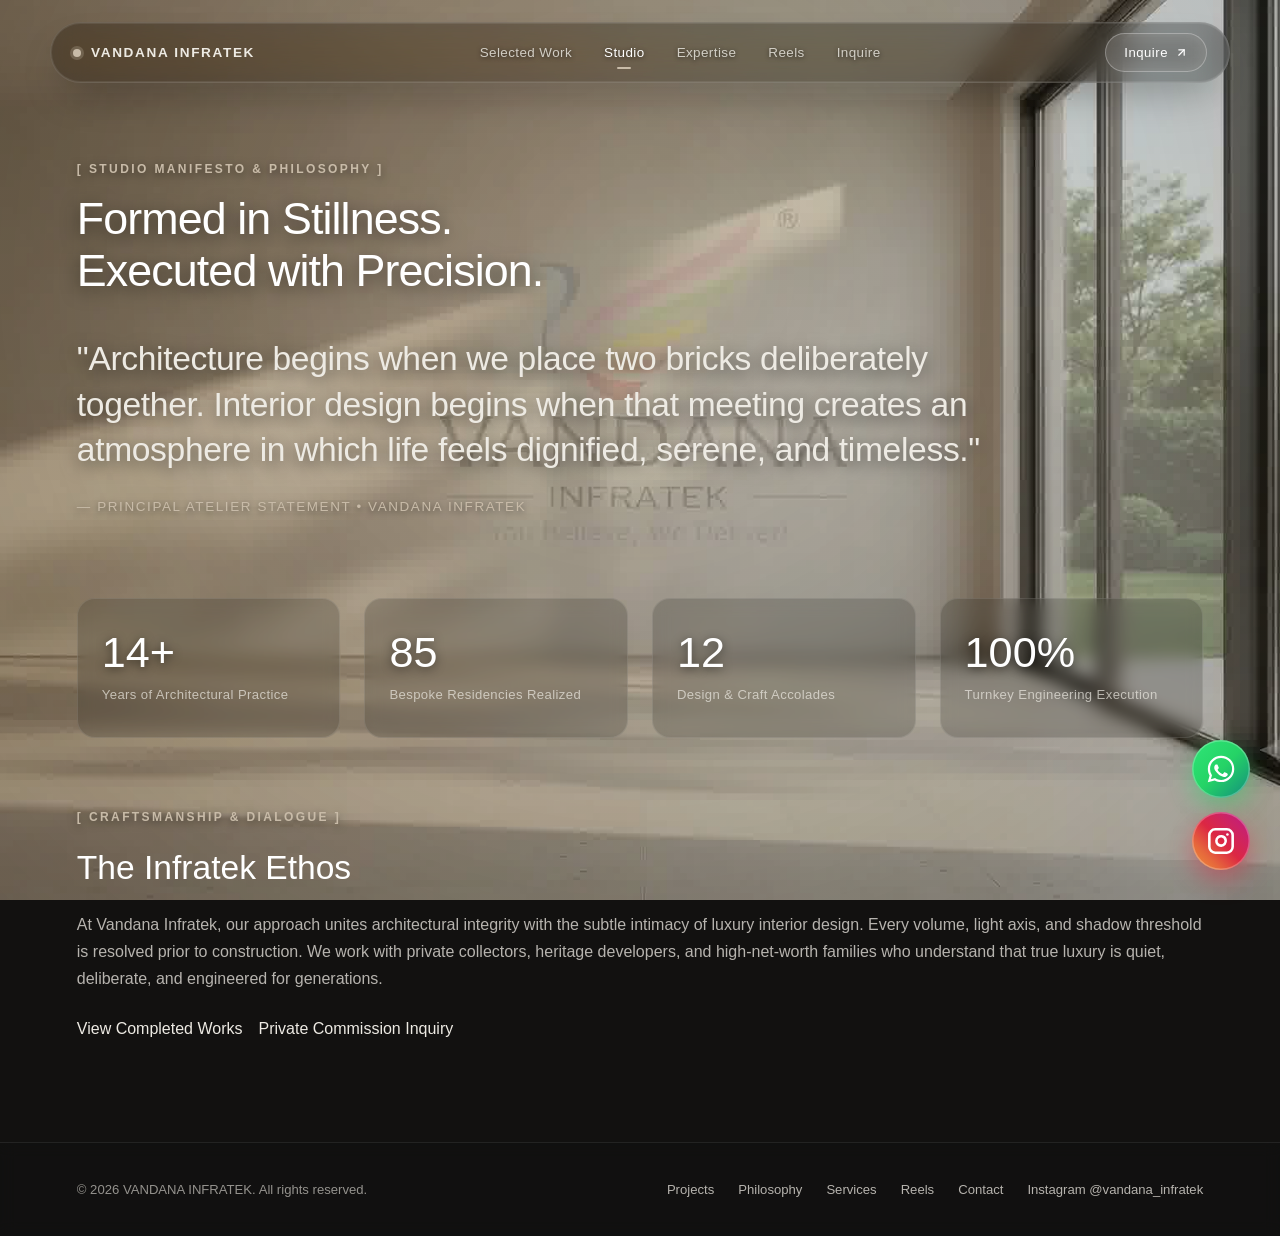
<file: about.html>
<!DOCTYPE html>
<html lang="en">

<head>
  <meta charset="UTF-8">
  <meta name="viewport" content="width=device-width, initial-scale=1.0">
  <title>Studio Philosophy — VANDANA INFRATEK</title>

  <link rel="stylesheet" href="css/variables.css">
  <link rel="stylesheet" href="css/reset.css">
  <link rel="stylesheet" href="css/layout.css">
  <link rel="stylesheet" href="css/components.css">
  <link rel="stylesheet" href="css/animations.css">
  <link rel="stylesheet" href="css/responsive.css">
  <link rel="stylesheet" href="css/pages/about.css">
</head>

<body class="page-about">

  <!-- Floating Modern Glass Header -->
  <header class="glass-header" id="header">
    <div class="header-container">
      <a href="index.html" class="brand-logo">
        <span class="logo-mark"></span>
        <span class="logo-text">VANDANA INFRATEK</span>
      </a>

      <nav class="nav-links">
        <a href="projects.html" class="nav-link">Selected Work</a>
        <a href="about.html" class="nav-link active">Studio</a>
        <a href="services.html" class="nav-link">Expertise</a>
        <a href="index.html#reels" class="nav-link">Reels</a>
        <a href="contact.html" class="nav-link">Inquire</a>
      </nav>

      <div class="header-cta">
        <a href="https://wa.me/9324608194?text=Hello%20Vandana%20Infratek,%20I%20would%20like%20to%20inquire%20about%20your%20interior%20and%20architectural%20services."
          target="_blank" rel="noopener" class="cta-btn">
          <span>Inquire</span>
          <svg width="13" height="13" viewBox="0 0 24 24" fill="none" stroke="currentColor" stroke-width="2.2"
            stroke-linecap="round" stroke-linejoin="round">
            <line x1="7" y1="17" x2="17" y2="7"></line>
            <polyline points="7 7 17 7 17 17"></polyline>
          </svg>
        </a>

        <!-- Mobile Navigation Menu Toggle Button (Three Dots / Close) -->
        <button class="mobile-menu-btn" id="mobileMenuBtn" aria-label="Toggle navigation menu" aria-expanded="false">
          <span class="menu-dots" aria-hidden="true">
            <span class="menu-dot"></span>
            <span class="menu-dot"></span>
            <span class="menu-dot"></span>
          </span>
          <span class="menu-close-icon" aria-hidden="true">
            <svg width="18" height="18" viewBox="0 0 24 24" fill="none" stroke="currentColor" stroke-width="2.4" stroke-linecap="round" stroke-linejoin="round">
              <line x1="18" y1="6" x2="6" y2="18"></line>
              <line x1="6" y1="6" x2="18" y2="18"></line>
            </svg>
          </span>
        </button>
      </div>
    </div>
  </header>

  <!-- Frosted Glass Mobile Navigation Drawer -->
  <div class="mobile-nav-backdrop" id="mobileNavBackdrop"></div>
  <div class="mobile-nav-drawer" id="mobileNavDrawer" aria-hidden="true">
    <div class="mobile-nav-content">
      <nav class="mobile-nav-menu">
        <a href="index.html#trust" class="mobile-nav-link">
          <span>Excellence</span>
          <svg width="14" height="14" viewBox="0 0 24 24" fill="none" stroke="currentColor" stroke-width="2"><polyline points="9 18 15 12 9 6"></polyline></svg>
        </a>
        <a href="about.html" class="mobile-nav-link">
          <span>Studio Philosophy</span>
          <svg width="14" height="14" viewBox="0 0 24 24" fill="none" stroke="currentColor" stroke-width="2"><polyline points="9 18 15 12 9 6"></polyline></svg>
        </a>
        <a href="services.html" class="mobile-nav-link">
          <span>Core Disciplines</span>
          <svg width="14" height="14" viewBox="0 0 24 24" fill="none" stroke="currentColor" stroke-width="2"><polyline points="9 18 15 12 9 6"></polyline></svg>
        </a>
        <a href="index.html#reels" class="mobile-nav-link">
          <span>Instagram Reels</span>
          <svg width="14" height="14" viewBox="0 0 24 24" fill="none" stroke="currentColor" stroke-width="2"><polyline points="9 18 15 12 9 6"></polyline></svg>
        </a>
      </nav>
      <div class="mobile-nav-footer">
        <a href="https://wa.me/9324608194?text=Hello%20Vandana%20Infratek,%20I%20would%20like%20to%20inquire%20about%20your%20interior%20and%20architectural%20services.%20Budget%20tumcha%20interior%20amcha!" target="_blank" rel="noopener" class="mobile-nav-cta">
          <span>Direct WhatsApp Consultation</span>
          <svg width="14" height="14" viewBox="0 0 24 24" fill="none" stroke="currentColor" stroke-width="2.2"><line x1="5" y1="12" x2="19" y2="12"></line><polyline points="12 5 19 12 12 19"></polyline></svg>
        </a>
      </div>
    </div>
  </div>

  <!-- Canvas Background Sequence -->
  <canvas id="canvas"></canvas>
  <div class="bg-overlay"></div>

  <!-- Page Main Content -->
  <main class="page-content">
    <section class="section" style="padding-top: 160px;">
      <span class="section-eyebrow">[ STUDIO MANIFESTO & PHILOSOPHY ]</span>
      <h1 class="section-title">Formed in Stillness.<br>Executed with Precision.</h1>

      <div class="manifesto-grid" style="margin-top: 40px;">
        <blockquote class="manifesto-quote">
          "Architecture begins when we place two bricks deliberately together. Interior design begins when that meeting
          creates an atmosphere in which life feels dignified, serene, and timeless."
        </blockquote>
        <div class="manifesto-author">— Principal Atelier Statement • Vandana Infratek</div>
      </div>

      <div class="stats-grid" style="margin-bottom: 70px;">
        <div class="stat-card">
          <div class="stat-number">14+</div>
          <div class="stat-label">Years of Architectural Practice</div>
        </div>
        <div class="stat-card">
          <div class="stat-number">85</div>
          <div class="stat-label">Bespoke Residencies Realized</div>
        </div>
        <div class="stat-card">
          <div class="stat-number">12</div>
          <div class="stat-label">Design & Craft Accolades</div>
        </div>
        <div class="stat-card">
          <div class="stat-number">100%</div>
          <div class="stat-label">Turnkey Engineering Execution</div>
        </div>
      </div>

      <div class="featured-reel-wrapper">
        <div class="featured-reel-info" style="grid-column: 1 / -1;">
          <span class="section-eyebrow">[ CRAFTSMANSHIP & DIALOGUE ]</span>
          <h3 style="font-size: 2.1rem; font-weight: 350; color: #fff; margin-bottom: 16px;">The Infratek Ethos</h3>
          <p style="font-size: 1rem; color: rgba(237, 234, 227, 0.75); line-height: 1.7; margin-bottom: 24px;">
            At Vandana Infratek, our approach unites architectural integrity with the subtle intimacy of luxury interior
            design. Every volume, light axis, and shadow threshold is resolved prior to construction. We work with
            private collectors, heritage developers, and high-net-worth families who understand that true luxury is
            quiet, deliberate, and engineered for generations.
          </p>
          <div style="display: flex; gap: 16px; flex-wrap: wrap;">
            <a href="projects.html" class="hero-btn-primary">View Completed Works</a>
            <a href="contact.html" class="hero-btn-secondary">Private Commission Inquiry</a>
          </div>
        </div>
      </div>
    </section>

    <!-- Footer -->
    <footer>
      <div>© <span id="currentYear">2026</span> VANDANA INFRATEK. All rights reserved.</div>
      <ul class="footer-links">
        <li><a href="projects.html">Projects</a></li>
        <li><a href="about.html">Philosophy</a></li>
        <li><a href="services.html">Services</a></li>
        <li><a href="index.html#reels">Reels</a></li>
        <li><a href="contact.html">Contact</a></li>
        <li><a href="https://www.instagram.com/vandana_infratek?lqvp=dXA5bjVjNm51MHhj" target="_blank"
            rel="noopener">Instagram @vandana_infratek</a></li>
      </ul>
    </footer>
  </main>

  <!-- Floating WhatsApp & Instagram Dock -->
  <div class="floating-social-dock" id="floatingSocialDock">
    <a href="https://wa.me/9324608194?text=Hello%20Vandana%20Infratek,%20I%20would%20like%20to%20inquire%20about%20your%20interior%20and%20architectural%20services."
      target="_blank" rel="noopener" class="floating-social-btn whatsapp-float" aria-label="Chat on WhatsApp">
      <svg width="32" height="32" viewBox="0 0 24 24" fill="#ffffff" style="display:block;">
        <path
          d="M12.04 2c-5.46 0-9.91 4.45-9.91 9.91 0 1.75.46 3.45 1.32 4.95L2.05 22l5.25-1.38c1.45.79 3.08 1.21 4.74 1.21 5.46 0 9.91-4.45 9.91-9.91 0-2.65-1.03-5.14-2.9-7.01A9.816 9.816 0 0 0 12.04 2zm.01 1.67c2.2 0 4.26.86 5.82 2.42a8.225 8.225 0 0 1 2.41 5.83c0 4.54-3.7 8.24-8.24 8.24-1.48 0-2.93-.4-4.2-1.15l-.3-.18-3.12.82.83-3.04-.2-.31a8.196 8.196 0 0 1-1.26-4.38c0-4.54 3.7-8.24 8.24-8.24zm4.52 11.66c-.25-.13-1.47-.72-1.7-.81-.23-.09-.39-.13-.56.13-.17.25-.64.81-.79.97-.14.17-.29.19-.54.06-.25-.13-1.06-.39-2.02-1.25-.75-.67-1.26-1.5-1.4-1.75-.15-.25-.02-.39.11-.51.11-.11.25-.29.37-.44.12-.14.17-.25.25-.42.08-.17.04-.31-.02-.44-.06-.13-.56-1.35-.77-1.85-.2-.49-.41-.42-.56-.43h-.48c-.17 0-.44.06-.67.31-.23.25-.87.85-.87 2.08 0 1.22.89 2.41 1.02 2.58.12.17 1.76 2.69 4.27 3.77.6.26 1.06.41 1.43.53.6.19 1.15.16 1.58.1.48-.07 1.47-.6 1.68-1.18.21-.58.21-1.08.15-1.18-.07-.1-.23-.17-.48-.29z" />
      </svg>
      <span class="floating-tooltip">Chat on WhatsApp</span>
    </a>
    <a href="https://www.instagram.com/vandana_infratek?lqvp=dXA5bjVjNm51MHhj" target="_blank" rel="noopener"
      class="floating-social-btn insta-float" aria-label="Instagram @vandana_infratek">
      <svg width="28" height="28" viewBox="0 0 24 24" fill="none" stroke="#ffffff" stroke-width="2.2"
        stroke-linecap="round" stroke-linejoin="round" style="display:block;">
        <rect x="2" y="2" width="20" height="20" rx="5" ry="5"></rect>
        <path d="M16 11.37A4 4 0 1 1 12.63 8 4 4 0 0 1 16 11.37z"></path>
        <line x1="17.5" y1="6.5" x2="17.51" y2="6.5"></line>
      </svg>
      <span class="floating-tooltip">@vandana_infratek</span>
    </a>
  </div>

  <script src="js/scroll-animation.js"></script>
  <script src="js/navigation.js"></script>
  <script src="js/animations.js"></script>
  <script src="js/components/footer.js"></script>
  <script src="js/main.js"></script>
</body>

</html>
</file>
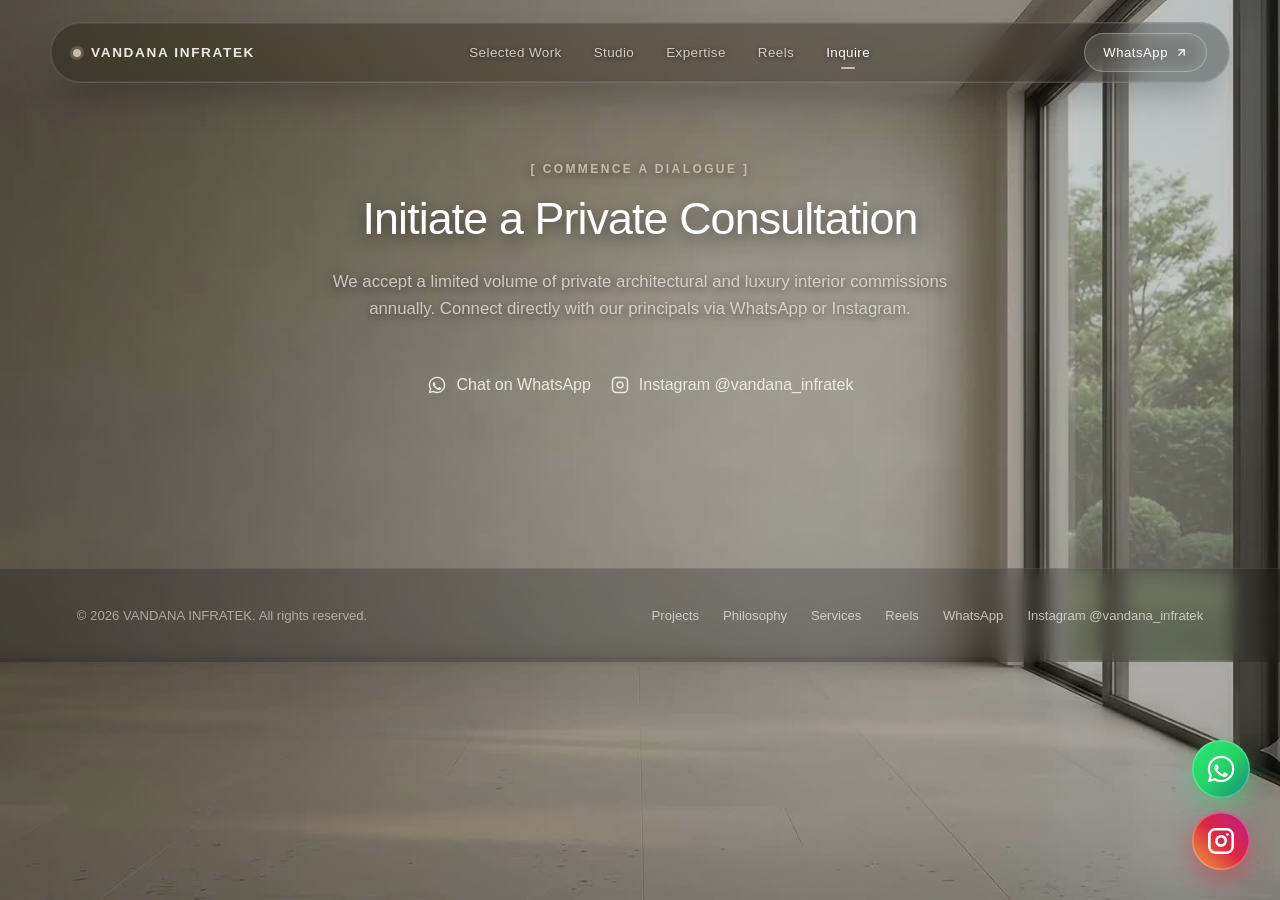
<file: contact.html>
<!DOCTYPE html>
<html lang="en">

<head>
  <meta charset="UTF-8">
  <meta name="viewport" content="width=device-width, initial-scale=1.0">
  <title>Direct Consultation — VANDANA INFRATEK</title>

  <link rel="stylesheet" href="css/variables.css">
  <link rel="stylesheet" href="css/reset.css">
  <link rel="stylesheet" href="css/layout.css">
  <link rel="stylesheet" href="css/components.css">
  <link rel="stylesheet" href="css/animations.css">
  <link rel="stylesheet" href="css/responsive.css">
  <link rel="stylesheet" href="css/pages/contact.css">
</head>

<body class="page-contact">

  <!-- Floating Modern Glass Header -->
  <header class="glass-header" id="header">
    <div class="header-container">
      <a href="index.html" class="brand-logo">
        <span class="logo-mark"></span>
        <span class="logo-text">VANDANA INFRATEK</span>
      </a>

      <nav class="nav-links">
        <a href="projects.html" class="nav-link">Selected Work</a>
        <a href="about.html" class="nav-link">Studio</a>
        <a href="services.html" class="nav-link">Expertise</a>
        <a href="index.html#reels" class="nav-link">Reels</a>
        <a href="contact.html" class="nav-link active">Inquire</a>
      </nav>

      <div class="header-cta">
        <a href="https://wa.me/9324608194?text=Hello%20Vandana%20Infratek,%20I%20would%20like%20to%20inquire%20about%20your%20interior%20and%20architectural%20services."
          target="_blank" rel="noopener" class="cta-btn">
          <span>WhatsApp</span>
          <svg width="13" height="13" viewBox="0 0 24 24" fill="none" stroke="currentColor" stroke-width="2.2"
            stroke-linecap="round" stroke-linejoin="round">
            <line x1="7" y1="17" x2="17" y2="7"></line>
            <polyline points="7 7 17 7 17 17"></polyline>
          </svg>
        </a>

        <!-- Mobile Navigation Menu Toggle Button (Three Dots / Close) -->
        <button class="mobile-menu-btn" id="mobileMenuBtn" aria-label="Toggle navigation menu" aria-expanded="false">
          <span class="menu-dots" aria-hidden="true">
            <span class="menu-dot"></span>
            <span class="menu-dot"></span>
            <span class="menu-dot"></span>
          </span>
          <span class="menu-close-icon" aria-hidden="true">
            <svg width="18" height="18" viewBox="0 0 24 24" fill="none" stroke="currentColor" stroke-width="2.4" stroke-linecap="round" stroke-linejoin="round">
              <line x1="18" y1="6" x2="6" y2="18"></line>
              <line x1="6" y1="6" x2="18" y2="18"></line>
            </svg>
          </span>
        </button>
      </div>
    </div>
  </header>

  <!-- Frosted Glass Mobile Navigation Drawer -->
  <div class="mobile-nav-backdrop" id="mobileNavBackdrop"></div>
  <div class="mobile-nav-drawer" id="mobileNavDrawer" aria-hidden="true">
    <div class="mobile-nav-content">
      <nav class="mobile-nav-menu">
        <a href="index.html#trust" class="mobile-nav-link">
          <span>Excellence</span>
          <svg width="14" height="14" viewBox="0 0 24 24" fill="none" stroke="currentColor" stroke-width="2"><polyline points="9 18 15 12 9 6"></polyline></svg>
        </a>
        <a href="about.html" class="mobile-nav-link">
          <span>Studio Philosophy</span>
          <svg width="14" height="14" viewBox="0 0 24 24" fill="none" stroke="currentColor" stroke-width="2"><polyline points="9 18 15 12 9 6"></polyline></svg>
        </a>
        <a href="services.html" class="mobile-nav-link">
          <span>Core Disciplines</span>
          <svg width="14" height="14" viewBox="0 0 24 24" fill="none" stroke="currentColor" stroke-width="2"><polyline points="9 18 15 12 9 6"></polyline></svg>
        </a>
        <a href="index.html#reels" class="mobile-nav-link">
          <span>Instagram Reels</span>
          <svg width="14" height="14" viewBox="0 0 24 24" fill="none" stroke="currentColor" stroke-width="2"><polyline points="9 18 15 12 9 6"></polyline></svg>
        </a>
      </nav>
      <div class="mobile-nav-footer">
        <a href="https://wa.me/9324608194?text=Hello%20Vandana%20Infratek,%20I%20would%20like%20to%20inquire%20about%20your%20interior%20and%20architectural%20services.%20Budget%20tumcha%20interior%20amcha!" target="_blank" rel="noopener" class="mobile-nav-cta">
          <span>Direct WhatsApp Consultation</span>
          <svg width="14" height="14" viewBox="0 0 24 24" fill="none" stroke="currentColor" stroke-width="2.2"><line x1="5" y1="12" x2="19" y2="12"></line><polyline points="12 5 19 12 12 19"></polyline></svg>
        </a>
      </div>
    </div>
  </div>

  <!-- Canvas Background Sequence -->
  <canvas id="canvas"></canvas>
  <div class="bg-overlay"></div>

  <!-- Page Main Content -->
  <main class="page-content">
    <section class="section" style="padding-top: 160px; max-width: 900px; margin: 0 auto; text-align: center;">
      <span class="section-eyebrow">[ COMMENCE A DIALOGUE ]</span>
      <h1 class="section-title">Initiate a Private Consultation</h1>
      <p class="section-subtitle" style="margin: 0 auto 50px;">We accept a limited volume of private architectural and
        luxury interior commissions annually. Connect directly with our principals via WhatsApp or Instagram.</p>

      <div style="display: flex; gap: 20px; justify-content: center; flex-wrap: wrap; margin-bottom: 70px;">
        <a href="https://wa.me/9324608194?text=Hello%20Vandana%20Infratek,%20I%20would%20like%20to%20inquire%20about%20your%20interior%20and%20architectural%20services."
          target="_blank" rel="noopener" class="hero-btn-primary"
          style="display: inline-flex; align-items: center; gap: 10px;">
          <svg width="20" height="20" viewBox="0 0 24 24" fill="currentColor">
            <path
              d="M12.04 2c-5.46 0-9.91 4.45-9.91 9.91 0 1.75.46 3.45 1.32 4.95L2.05 22l5.25-1.38c1.45.79 3.08 1.21 4.74 1.21 5.46 0 9.91-4.45 9.91-9.91 0-2.65-1.03-5.14-2.9-7.01A9.816 9.816 0 0 0 12.04 2zm.01 1.67c2.2 0 4.26.86 5.82 2.42a8.225 8.225 0 0 1 2.41 5.83c0 4.54-3.7 8.24-8.24 8.24-1.48 0-2.93-.4-4.2-1.15l-.3-.18-3.12.82.83-3.04-.2-.31a8.196 8.196 0 0 1-1.26-4.38c0-4.54 3.7-8.24 8.24-8.24zm4.52 11.66c-.25-.13-1.47-.72-1.7-.81-.23-.09-.39-.13-.56.13-.17.25-.64.81-.79.97-.14.17-.29.19-.54.06-.25-.13-1.06-.39-2.02-1.25-.75-.67-1.26-1.5-1.4-1.75-.15-.25-.02-.39.11-.51.11-.11.25-.29.37-.44.12-.14.17-.25.25-.42.08-.17.04-.31-.02-.44-.06-.13-.56-1.35-.77-1.85-.2-.49-.41-.42-.56-.43h-.48c-.17 0-.44.06-.67.31-.23.25-.87.85-.87 2.08 0 1.22.89 2.41 1.02 2.58.12.17 1.76 2.69 4.27 3.77.6.26 1.06.41 1.43.53.6.19 1.15.16 1.58.1.48-.07 1.47-.6 1.68-1.18.21-.58.21-1.08.15-1.18-.07-.1-.23-.17-.48-.29z" />
          </svg>
          <span>Chat on WhatsApp</span>
        </a>

        <a href="https://www.instagram.com/vandana_infratek?lqvp=dXA5bjVjNm51MHhj" target="_blank" rel="noopener"
          class="hero-btn-secondary" style="display: inline-flex; align-items: center; gap: 10px;">
          <svg width="18" height="18" viewBox="0 0 24 24" fill="none" stroke="currentColor" stroke-width="2">
            <rect x="2" y="2" width="20" height="20" rx="5" ry="5"></rect>
            <path d="M16 11.37A4 4 0 1 1 12.63 8 4 4 0 0 1 16 11.37z"></path>
            <line x1="17.5" y1="6.5" x2="17.51" y2="6.5"></line>
          </svg>
          <span>Instagram @vandana_infratek</span>
        </a>
      </div>
    </section>

    <!-- Footer -->
    <footer>
      <div>© <span id="currentYear">2026</span> VANDANA INFRATEK. All rights reserved.</div>
      <ul class="footer-links">
        <li><a href="projects.html">Projects</a></li>
        <li><a href="about.html">Philosophy</a></li>
        <li><a href="services.html">Services</a></li>
        <li><a href="index.html#reels">Reels</a></li>
        <li><a href="https://wa.me/?text=Hello%20Vandana%20Infratek..." target="_blank" rel="noopener">WhatsApp</a></li>
        <li><a href="https://www.instagram.com/vandana_infratek?lqvp=dXA5bjVjNm51MHhj" target="_blank"
            rel="noopener">Instagram @vandana_infratek</a></li>
      </ul>
    </footer>
  </main>

  <!-- Floating WhatsApp & Instagram Dock -->
  <div class="floating-social-dock" id="floatingSocialDock">
    <a href="https://wa.me/9324608194?text=Hello%20Vandana%20Infratek,%20I%20would%20like%20to%20inquire%20about%20your%20interior%20and%20architectural%20services."
      target="_blank" rel="noopener" class="floating-social-btn whatsapp-float" aria-label="Chat on WhatsApp">
      <svg width="32" height="32" viewBox="0 0 24 24" fill="#ffffff" style="display:block;">
        <path
          d="M12.04 2c-5.46 0-9.91 4.45-9.91 9.91 0 1.75.46 3.45 1.32 4.95L2.05 22l5.25-1.38c1.45.79 3.08 1.21 4.74 1.21 5.46 0 9.91-4.45 9.91-9.91 0-2.65-1.03-5.14-2.9-7.01A9.816 9.816 0 0 0 12.04 2zm.01 1.67c2.2 0 4.26.86 5.82 2.42a8.225 8.225 0 0 1 2.41 5.83c0 4.54-3.7 8.24-8.24 8.24-1.48 0-2.93-.4-4.2-1.15l-.3-.18-3.12.82.83-3.04-.2-.31a8.196 8.196 0 0 1-1.26-4.38c0-4.54 3.7-8.24 8.24-8.24zm4.52 11.66c-.25-.13-1.47-.72-1.7-.81-.23-.09-.39-.13-.56.13-.17.25-.64.81-.79.97-.14.17-.29.19-.54.06-.25-.13-1.06-.39-2.02-1.25-.75-.67-1.26-1.5-1.4-1.75-.15-.25-.02-.39.11-.51.11-.11.25-.29.37-.44.12-.14.17-.25.25-.42.08-.17.04-.31-.02-.44-.06-.13-.56-1.35-.77-1.85-.2-.49-.41-.42-.56-.43h-.48c-.17 0-.44.06-.67.31-.23.25-.87.85-.87 2.08 0 1.22.89 2.41 1.02 2.58.12.17 1.76 2.69 4.27 3.77.6.26 1.06.41 1.43.53.6.19 1.15.16 1.58.1.48-.07 1.47-.6 1.68-1.18.21-.58.21-1.08.15-1.18-.07-.1-.23-.17-.48-.29z" />
      </svg>
      <span class="floating-tooltip">Chat on WhatsApp</span>
    </a>
    <a href="https://www.instagram.com/vandana_infratek?lqvp=dXA5bjVjNm51MHhj" target="_blank" rel="noopener"
      class="floating-social-btn insta-float" aria-label="Instagram @vandana_infratek">
      <svg width="28" height="28" viewBox="0 0 24 24" fill="none" stroke="#ffffff" stroke-width="2.2"
        stroke-linecap="round" stroke-linejoin="round" style="display:block;">
        <rect x="2" y="2" width="20" height="20" rx="5" ry="5"></rect>
        <path d="M16 11.37A4 4 0 1 1 12.63 8 4 4 0 0 1 16 11.37z"></path>
        <line x1="17.5" y1="6.5" x2="17.51" y2="6.5"></line>
      </svg>
      <span class="floating-tooltip">@vandana_infratek</span>
    </a>
  </div>

  <script src="js/scroll-animation.js"></script>
  <script src="js/navigation.js"></script>
  <script src="js/animations.js"></script>
  <script src="js/components/footer.js"></script>
  <script src="js/main.js"></script>
</body>

</html>
</file>
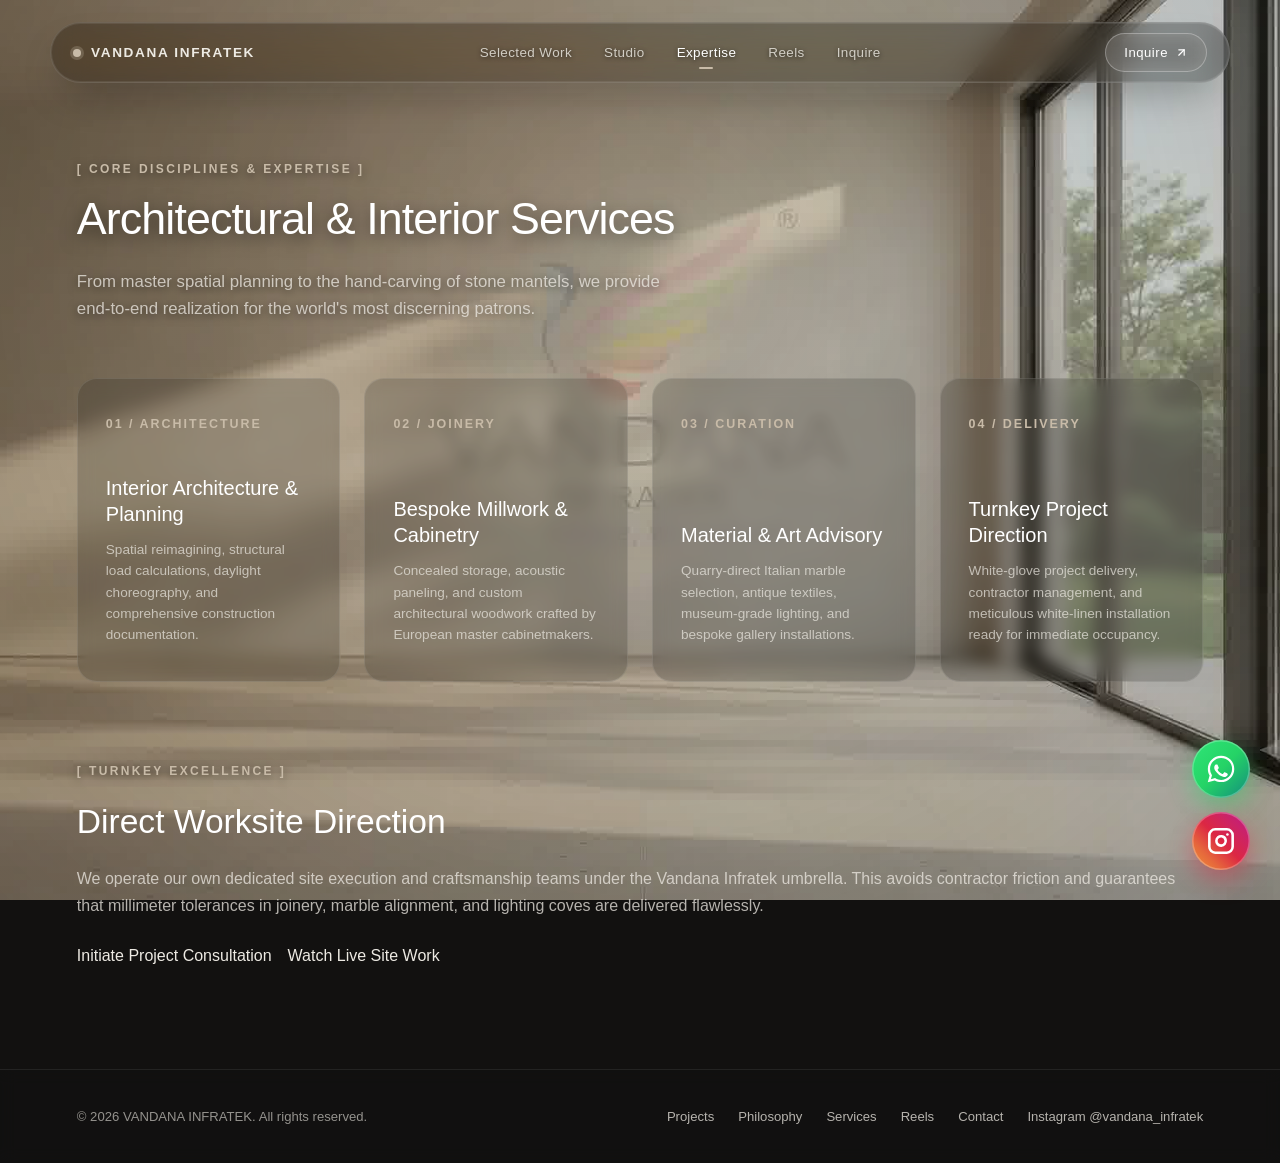
<file: services.html>
<!DOCTYPE html>
<html lang="en">

<head>
  <meta charset="UTF-8">
  <meta name="viewport" content="width=device-width, initial-scale=1.0">
  <title>Capabilities & Services — VANDANA INFRATEK</title>

  <link rel="stylesheet" href="css/variables.css">
  <link rel="stylesheet" href="css/reset.css">
  <link rel="stylesheet" href="css/layout.css">
  <link rel="stylesheet" href="css/components.css">
  <link rel="stylesheet" href="css/animations.css">
  <link rel="stylesheet" href="css/responsive.css">
  <link rel="stylesheet" href="css/pages/services.css">
</head>

<body class="page-services">

  <!-- Floating Modern Glass Header -->
  <header class="glass-header" id="header">
    <div class="header-container">
      <a href="index.html" class="brand-logo">
        <span class="logo-mark"></span>
        <span class="logo-text">VANDANA INFRATEK</span>
      </a>

      <nav class="nav-links">
        <a href="projects.html" class="nav-link">Selected Work</a>
        <a href="about.html" class="nav-link">Studio</a>
        <a href="services.html" class="nav-link active">Expertise</a>
        <a href="index.html#reels" class="nav-link">Reels</a>
        <a href="contact.html" class="nav-link">Inquire</a>
      </nav>

      <div class="header-cta">
        <a href="https://wa.me/9324608194?text=Hello%20Vandana%20Infratek,%20I%20would%20like%20to%20inquire%20about%20your%20interior%20and%20architectural%20services."
          target="_blank" rel="noopener" class="cta-btn">
          <span>Inquire</span>
          <svg width="13" height="13" viewBox="0 0 24 24" fill="none" stroke="currentColor" stroke-width="2.2"
            stroke-linecap="round" stroke-linejoin="round">
            <line x1="7" y1="17" x2="17" y2="7"></line>
            <polyline points="7 7 17 7 17 17"></polyline>
          </svg>
        </a>

        <!-- Mobile Navigation Menu Toggle Button (Three Dots / Close) -->
        <button class="mobile-menu-btn" id="mobileMenuBtn" aria-label="Toggle navigation menu" aria-expanded="false">
          <span class="menu-dots" aria-hidden="true">
            <span class="menu-dot"></span>
            <span class="menu-dot"></span>
            <span class="menu-dot"></span>
          </span>
          <span class="menu-close-icon" aria-hidden="true">
            <svg width="18" height="18" viewBox="0 0 24 24" fill="none" stroke="currentColor" stroke-width="2.4" stroke-linecap="round" stroke-linejoin="round">
              <line x1="18" y1="6" x2="6" y2="18"></line>
              <line x1="6" y1="6" x2="18" y2="18"></line>
            </svg>
          </span>
        </button>
      </div>
    </div>
  </header>

  <!-- Frosted Glass Mobile Navigation Drawer -->
  <div class="mobile-nav-backdrop" id="mobileNavBackdrop"></div>
  <div class="mobile-nav-drawer" id="mobileNavDrawer" aria-hidden="true">
    <div class="mobile-nav-content">
      <nav class="mobile-nav-menu">
        <a href="index.html#trust" class="mobile-nav-link">
          <span>Excellence</span>
          <svg width="14" height="14" viewBox="0 0 24 24" fill="none" stroke="currentColor" stroke-width="2"><polyline points="9 18 15 12 9 6"></polyline></svg>
        </a>
        <a href="about.html" class="mobile-nav-link">
          <span>Studio Philosophy</span>
          <svg width="14" height="14" viewBox="0 0 24 24" fill="none" stroke="currentColor" stroke-width="2"><polyline points="9 18 15 12 9 6"></polyline></svg>
        </a>
        <a href="services.html" class="mobile-nav-link">
          <span>Core Disciplines</span>
          <svg width="14" height="14" viewBox="0 0 24 24" fill="none" stroke="currentColor" stroke-width="2"><polyline points="9 18 15 12 9 6"></polyline></svg>
        </a>
        <a href="index.html#reels" class="mobile-nav-link">
          <span>Instagram Reels</span>
          <svg width="14" height="14" viewBox="0 0 24 24" fill="none" stroke="currentColor" stroke-width="2"><polyline points="9 18 15 12 9 6"></polyline></svg>
        </a>
      </nav>
      <div class="mobile-nav-footer">
        <a href="https://wa.me/9324608194?text=Hello%20Vandana%20Infratek,%20I%20would%20like%20to%20inquire%20about%20your%20interior%20and%20architectural%20services.%20Budget%20tumcha%20interior%20amcha!" target="_blank" rel="noopener" class="mobile-nav-cta">
          <span>Direct WhatsApp Consultation</span>
          <svg width="14" height="14" viewBox="0 0 24 24" fill="none" stroke="currentColor" stroke-width="2.2"><line x1="5" y1="12" x2="19" y2="12"></line><polyline points="12 5 19 12 12 19"></polyline></svg>
        </a>
      </div>
    </div>
  </div>

  <!-- Canvas Background Sequence -->
  <canvas id="canvas"></canvas>
  <div class="bg-overlay"></div>

  <!-- Page Main Content -->
  <main class="page-content">
    <section class="section" style="padding-top: 160px;">
      <span class="section-eyebrow">[ CORE DISCIPLINES & EXPERTISE ]</span>
      <h1 class="section-title">Architectural & Interior Services</h1>
      <p class="section-subtitle">From master spatial planning to the hand-carving of stone mantels, we provide
        end-to-end realization for the world's most discerning patrons.</p>

      <div class="services-grid" style="margin-bottom: 80px;">
        <div class="service-card">
          <span class="service-num">01 / ARCHITECTURE</span>
          <div>
            <h3 class="service-title">Interior Architecture & Planning</h3>
            <p class="service-desc">Spatial reimagining, structural load calculations, daylight choreography, and
              comprehensive construction documentation.</p>
          </div>
        </div>

        <div class="service-card">
          <span class="service-num">02 / JOINERY</span>
          <div>
            <h3 class="service-title">Bespoke Millwork & Cabinetry</h3>
            <p class="service-desc">Concealed storage, acoustic paneling, and custom architectural woodwork crafted by
              European master cabinetmakers.</p>
          </div>
        </div>

        <div class="service-card">
          <span class="service-num">03 / CURATION</span>
          <div>
            <h3 class="service-title">Material & Art Advisory</h3>
            <p class="service-desc">Quarry-direct Italian marble selection, antique textiles, museum-grade lighting, and
              bespoke gallery installations.</p>
          </div>
        </div>

        <div class="service-card">
          <span class="service-num">04 / DELIVERY</span>
          <div>
            <h3 class="service-title">Turnkey Project Direction</h3>
            <p class="service-desc">White-glove project delivery, contractor management, and meticulous white-linen
              installation ready for immediate occupancy.</p>
          </div>
        </div>
      </div>

      <!-- Turnkey Callout -->
      <div class="featured-reel-wrapper">
        <div class="featured-reel-info" style="grid-column: 1 / -1;">
          <span class="section-eyebrow">[ TURNKEY EXCELLENCE ]</span>
          <h3 style="font-size: 2.1rem; font-weight: 350; color: #fff; margin-bottom: 16px;">Direct Worksite Direction
          </h3>
          <p style="font-size: 1rem; color: rgba(237, 234, 227, 0.75); line-height: 1.7; margin-bottom: 24px;">
            We operate our own dedicated site execution and craftsmanship teams under the Vandana Infratek umbrella.
            This avoids contractor friction and guarantees that millimeter tolerances in joinery, marble alignment, and
            lighting coves are delivered flawlessly.
          </p>
          <div style="display: flex; gap: 16px; flex-wrap: wrap;">
            <a href="contact.html" class="hero-btn-primary">Initiate Project Consultation</a>
            <a href="https://www.instagram.com/vandana_infratek?lqvp=dXA5bjVjNm51MHhj" target="_blank" rel="noopener"
              class="hero-btn-secondary">Watch Live Site Work</a>
          </div>
        </div>
      </div>
    </section>

    <!-- Footer -->
    <footer>
      <div>© <span id="currentYear">2026</span> VANDANA INFRATEK. All rights reserved.</div>
      <ul class="footer-links">
        <li><a href="projects.html">Projects</a></li>
        <li><a href="about.html">Philosophy</a></li>
        <li><a href="services.html">Services</a></li>
        <li><a href="index.html#reels">Reels</a></li>
        <li><a href="contact.html">Contact</a></li>
        <li><a href="https://www.instagram.com/vandana_infratek?lqvp=dXA5bjVjNm51MHhj" target="_blank"
            rel="noopener">Instagram @vandana_infratek</a></li>
      </ul>
    </footer>
  </main>

  <!-- Floating WhatsApp & Instagram Dock -->
  <div class="floating-social-dock" id="floatingSocialDock">
    <a href="https://wa.me/9324608194?text=Hello%20Vandana%20Infratek,%20I%20would%20like%20to%20inquire%20about%20your%20interior%20and%20architectural%20services."
      target="_blank" rel="noopener" class="floating-social-btn whatsapp-float" aria-label="Chat on WhatsApp">
      <svg width="32" height="32" viewBox="0 0 24 24" fill="#ffffff" style="display:block;">
        <path
          d="M12.04 2c-5.46 0-9.91 4.45-9.91 9.91 0 1.75.46 3.45 1.32 4.95L2.05 22l5.25-1.38c1.45.79 3.08 1.21 4.74 1.21 5.46 0 9.91-4.45 9.91-9.91 0-2.65-1.03-5.14-2.9-7.01A9.816 9.816 0 0 0 12.04 2zm.01 1.67c2.2 0 4.26.86 5.82 2.42a8.225 8.225 0 0 1 2.41 5.83c0 4.54-3.7 8.24-8.24 8.24-1.48 0-2.93-.4-4.2-1.15l-.3-.18-3.12.82.83-3.04-.2-.31a8.196 8.196 0 0 1-1.26-4.38c0-4.54 3.7-8.24 8.24-8.24zm4.52 11.66c-.25-.13-1.47-.72-1.7-.81-.23-.09-.39-.13-.56.13-.17.25-.64.81-.79.97-.14.17-.29.19-.54.06-.25-.13-1.06-.39-2.02-1.25-.75-.67-1.26-1.5-1.4-1.75-.15-.25-.02-.39.11-.51.11-.11.25-.29.37-.44.12-.14.17-.25.25-.42.08-.17.04-.31-.02-.44-.06-.13-.56-1.35-.77-1.85-.2-.49-.41-.42-.56-.43h-.48c-.17 0-.44.06-.67.31-.23.25-.87.85-.87 2.08 0 1.22.89 2.41 1.02 2.58.12.17 1.76 2.69 4.27 3.77.6.26 1.06.41 1.43.53.6.19 1.15.16 1.58.1.48-.07 1.47-.6 1.68-1.18.21-.58.21-1.08.15-1.18-.07-.1-.23-.17-.48-.29z" />
      </svg>
      <span class="floating-tooltip">Chat on WhatsApp</span>
    </a>
    <a href="https://www.instagram.com/vandana_infratek?lqvp=dXA5bjVjNm51MHhj" target="_blank" rel="noopener"
      class="floating-social-btn insta-float" aria-label="Instagram @vandana_infratek">
      <svg width="28" height="28" viewBox="0 0 24 24" fill="none" stroke="#ffffff" stroke-width="2.2"
        stroke-linecap="round" stroke-linejoin="round" style="display:block;">
        <rect x="2" y="2" width="20" height="20" rx="5" ry="5"></rect>
        <path d="M16 11.37A4 4 0 1 1 12.63 8 4 4 0 0 1 16 11.37z"></path>
        <line x1="17.5" y1="6.5" x2="17.51" y2="6.5"></line>
      </svg>
      <span class="floating-tooltip">@vandana_infratek</span>
    </a>
  </div>

  <script src="js/scroll-animation.js"></script>
  <script src="js/navigation.js"></script>
  <script src="js/animations.js"></script>
  <script src="js/components/footer.js"></script>
  <script src="js/main.js"></script>
</body>

</html>
</file>
<file: css/variables.css>
/* ==========================================================================
   VANDANA INFRATEK — DESIGN TOKENS & SYSTEM VARIABLES
   ========================================================================== */

:root {
  /* Brand Color Palette with Enhanced Transparency */
  --color-bg-primary: #121110;
  --color-bg-surface: rgba(18, 17, 16, 0.18);
  --color-bg-surface-hover: rgba(18, 17, 16, 0.32);
  --color-bg-glass: rgba(18, 17, 16, 0.32);
  --color-bg-glass-scrolled: rgba(18, 17, 16, 0.58);
  
  --color-text-primary: #edeae3;
  --color-text-secondary: rgba(237, 234, 227, 0.75);
  --color-text-muted: rgba(237, 234, 227, 0.55);
  --color-white: #ffffff;
  
  /* Architectural Metallic & Amber Accents */
  --color-accent-brass: #c8bba8;
  --color-accent-brass-subtle: rgba(200, 187, 168, 0.25);
  --color-accent-orange: #e26a2c;
  --color-accent-orange-hover: #cf561a;
  
  /* Borders & Dividers */
  --color-border-subtle: rgba(255, 255, 255, 0.1);
  --color-border-card: rgba(255, 255, 255, 0.14);
  --color-border-focus: #c8bba8;
  
  /* Brand Actions */
  --color-whatsapp: #25D366;
  --color-instagram: #dc2743;

  /* Typography */
  --font-primary: -apple-system, BlinkMacSystemFont, "Segoe UI", Roboto, "Helvetica Neue", sans-serif;
  --font-serif: "Playfair Display", Georgia, serif;
  
  /* Border Radii */
  --radius-xs: 4px;
  --radius-sm: 8px;
  --radius-md: 14px;
  --radius-lg: 20px;
  --radius-xl: 28px;
  --radius-full: 9999px;

  /* Elevations & Shadows */
  --shadow-sm: 0 4px 12px rgba(0, 0, 0, 0.2);
  --shadow-md: 0 12px 28px rgba(0, 0, 0, 0.35);
  --shadow-lg: 0 24px 50px rgba(0, 0, 0, 0.45);
  --shadow-float: 0 10px 28px rgba(0, 0, 0, 0.45);

  /* Transitions & Curves */
  --transition-fast: all 0.25s ease;
  --transition-smooth: all 0.35s cubic-bezier(0.16, 1, 0.3, 1);
  --transition-luxury: all 0.5s cubic-bezier(0.16, 1, 0.3, 1);
  --transition-zoom: transform 0.7s cubic-bezier(0.16, 1, 0.3, 1);
}
</file>
<file: css/layout.css>
/* ==========================================================================
   VANDANA INFRATEK — LAYOUT & STRUCTURAL GRIDS
   ========================================================================== */

/* --------------------------------------------------------------------------
   GLOBAL FIXED ANIMATED CANVAS BACKGROUND & HIGH-TRANSPARENCY SCRIM
   -------------------------------------------------------------------------- */
#canvas {
  position: fixed;
  top: 0;
  left: 0;
  width: 100vw;
  height: 100vh;
  display: block;
  pointer-events: none;
  z-index: 0;
}

/* Light transparent vignette to ensure the background animation is vivid & clear */
.bg-overlay {
  position: fixed;
  top: 0;
  left: 0;
  width: 100vw;
  height: 100vh;
  background: radial-gradient(circle at 50% 30%, rgba(18, 17, 16, 0.04) 0%, rgba(18, 17, 16, 0.28) 100%);
  pointer-events: none;
  z-index: 1;
}

/* --------------------------------------------------------------------------
   SECTIONS CONTAINER (OVERLAID TRANSPARENT GLASS)
   -------------------------------------------------------------------------- */
.page-content {
  position: relative;
  z-index: 2;
}

.section {
  padding: 100px 6vw;
  max-width: 1360px;
  margin: 0 auto;
  position: relative;
  z-index: 2;
}

.section-eyebrow {
  font-size: 0.75rem;
  letter-spacing: 0.2em;
  text-transform: uppercase;
  color: var(--color-accent-brass, #c8bba8);
  margin-bottom: 14px;
  display: block;
  font-weight: 600;
  text-shadow: 0 2px 8px rgba(0, 0, 0, 0.5);
}

.section-title {
  font-size: 2.8rem;
  font-weight: 350;
  line-height: 1.15;
  letter-spacing: -0.02em;
  color: var(--color-white, #fff);
  margin-bottom: 24px;
  text-shadow: 0 4px 18px rgba(0, 0, 0, 0.55);
}

.section-subtitle {
  font-size: 1.05rem;
  color: var(--color-text-secondary, rgba(237, 234, 227, 0.75));
  max-width: 620px;
  line-height: 1.6;
  margin-bottom: 56px;
  text-shadow: 0 2px 10px rgba(0, 0, 0, 0.55);
}
</file>
<file: css/components.css>
/* ==========================================================================
   VANDANA INFRATEK — UI COMPONENTS (HIGH TRANSPARENCY GLASS)
   ========================================================================== */

/* --------------------------------------------------------------------------
   MODERN GLASS HEADER
   -------------------------------------------------------------------------- */
.glass-header {
  position: fixed;
  top: 22px;
  left: 50%;
  transform: translateX(-50%);
  width: calc(100% - 48px);
  max-width: 1180px;
  z-index: 1200;
  pointer-events: auto;
  
  background: var(--color-bg-glass, rgba(18, 17, 16, 0.32));
  backdrop-filter: blur(16px) saturate(160%);
  -webkit-backdrop-filter: blur(16px) saturate(160%);
  border: 1px solid rgba(255, 255, 255, 0.16);
  box-shadow: 
    0 20px 40px -15px rgba(0, 0, 0, 0.35),
    0 0 0 1px rgba(255, 255, 255, 0.08) inset;
  border-radius: var(--radius-full, 9999px);
  padding: 10px 22px;
  transition: var(--transition-smooth, all 0.4s cubic-bezier(0.16, 1, 0.3, 1));
}

.glass-header.scrolled {
  top: 16px;
  background: var(--color-bg-glass-scrolled, rgba(18, 17, 16, 0.58));
  backdrop-filter: blur(20px) saturate(160%);
  -webkit-backdrop-filter: blur(20px) saturate(160%);
  border-color: rgba(255, 255, 255, 0.14);
  box-shadow: 
    0 24px 50px -10px rgba(0, 0, 0, 0.5),
    0 0 0 1px rgba(255, 255, 255, 0.06) inset;
}

.header-container {
  display: flex;
  align-items: center;
  justify-content: space-between;
  gap: 24px;
}

.brand-logo {
  display: flex;
  align-items: center;
  gap: 10px;
  text-decoration: none;
  color: var(--color-text-primary, #edeae3);
  font-weight: 600;
  letter-spacing: 0.12em;
  font-size: 0.85rem;
  text-transform: uppercase;
}

.logo-tagline {
  font-size: 0.74rem;
  letter-spacing: 0.04em;
  color: var(--color-accent-orange, #e26a2c);
  font-weight: 500;
  text-transform: none;
  padding-left: 10px;
  border-left: 1px solid rgba(255, 255, 255, 0.22);
  display: inline-block;
  white-space: nowrap;
}

.logo-mark {
  width: 8px;
  height: 8px;
  background: var(--color-accent-brass, #c8bba8);
  border-radius: 50%;
  box-shadow: 0 0 0 3px var(--color-accent-brass-subtle, rgba(200, 187, 168, 0.25));
}

.nav-links {
  display: flex;
  align-items: center;
  gap: 32px;
  list-style: none;
}

.nav-link {
  text-decoration: none;
  color: rgba(237, 234, 227, 0.82);
  font-size: 0.84rem;
  font-weight: 450;
  letter-spacing: 0.03em;
  transition: color 0.25s ease;
  position: relative;
  padding: 6px 0;
  text-shadow: 0 1px 4px rgba(0, 0, 0, 0.6);
}

.nav-link:hover {
  color: var(--color-white, #fff);
}

.nav-link.active {
  color: var(--color-white, #fff);
  font-weight: 500;
}

.nav-link.active::after {
  content: '';
  position: absolute;
  bottom: 0;
  left: 50%;
  transform: translateX(-50%);
  width: 14px;
  height: 2px;
  background: var(--color-accent-brass, #c8bba8);
  border-radius: 2px;
}

.header-cta {
  display: flex;
  align-items: center;
}

.cta-btn {
  display: inline-flex;
  align-items: center;
  gap: 7px;
  padding: 8px 18px;
  border-radius: var(--radius-full, 9999px);
  background: rgba(237, 234, 227, 0.18);
  border: 1px solid rgba(255, 255, 255, 0.28);
  color: var(--color-white, #fff);
  text-decoration: none;
  font-size: 0.82rem;
  font-weight: 500;
  letter-spacing: 0.04em;
  backdrop-filter: blur(12px);
  transition: var(--transition-smooth, all 0.3s cubic-bezier(0.16, 1, 0.3, 1));
}

.cta-btn:hover {
  background: #edeae3;
  color: #121110;
  border-color: #edeae3;
  transform: translateY(-1px);
  box-shadow: 0 6px 20px rgba(0, 0, 0, 0.3);
}

.cta-btn svg {
  transition: transform 0.25s ease;
}

.cta-btn:hover svg {
  transform: translate(2px, -2px);
}

/* Prevent body scroll when mobile drawer is open */
body.mobile-nav-open {
  overflow: hidden !important;
  touch-action: none;
}

/* Mobile Menu Toggle Button (Desktop: Hidden, Mobile: Visible) */
.mobile-menu-btn {
  display: none;
  background: rgba(255, 255, 255, 0.12);
  border: 1px solid rgba(255, 255, 255, 0.22);
  cursor: pointer;
  padding: 0;
  width: 40px;
  height: 40px;
  min-width: 40px;
  min-height: 40px;
  border-radius: 50%;
  align-items: center;
  justify-content: center;
  color: var(--color-white, #ffffff);
  backdrop-filter: blur(12px);
  -webkit-backdrop-filter: blur(12px);
  transition: all 0.25s cubic-bezier(0.16, 1, 0.3, 1);
  touch-action: manipulation;
  -webkit-tap-highlight-color: transparent;
  flex-shrink: 0;
}

.mobile-menu-btn:hover,
.mobile-menu-btn:active,
.mobile-menu-btn.active {
  background: rgba(255, 255, 255, 0.24);
  border-color: rgba(255, 255, 255, 0.45);
  box-shadow: 0 4px 16px rgba(0, 0, 0, 0.35);
}

/* Three dots icon container (Vertical Kebab Dots) */
.menu-dots {
  display: flex;
  flex-direction: column;
  align-items: center;
  justify-content: center;
  gap: 4px;
  pointer-events: none;
}

.menu-dot {
  display: block;
  width: 4.5px;
  height: 4.5px;
  border-radius: 50%;
  background-color: #ffffff;
  box-shadow: 0 1px 3px rgba(0, 0, 0, 0.6);
  transition: transform 0.25s ease, opacity 0.25s ease;
}

.menu-close-icon {
  display: none;
  align-items: center;
  justify-content: center;
  color: #ffffff;
  pointer-events: none;
}

.mobile-menu-btn.active .menu-dots {
  display: none;
}

.mobile-menu-btn.active .menu-close-icon {
  display: flex;
}

/* Mobile Navigation Drawer Overlay */
.mobile-nav-drawer {
  position: fixed;
  top: 72px;
  left: 12px;
  right: 12px;
  z-index: 1150;
  pointer-events: none;
  opacity: 0;
  transform: translateY(-10px) scale(0.97);
  transition: opacity 0.3s cubic-bezier(0.16, 1, 0.3, 1), transform 0.3s cubic-bezier(0.16, 1, 0.3, 1);
  max-width: 480px;
  margin: 0 auto;
}

.mobile-nav-drawer.open {
  pointer-events: auto;
  opacity: 1;
  transform: translateY(0) scale(1);
}

.mobile-nav-backdrop {
  position: fixed;
  top: 0;
  left: 0;
  width: 100vw;
  height: 100vh;
  background: rgba(10, 9, 8, 0.65);
  backdrop-filter: blur(10px);
  -webkit-backdrop-filter: blur(10px);
  z-index: 1100;
  opacity: 0;
  pointer-events: none;
  transition: opacity 0.3s ease;
}

.mobile-nav-backdrop.open {
  opacity: 1;
  pointer-events: auto;
}

.mobile-nav-content {
  background: rgba(20, 18, 17, 0.92);
  backdrop-filter: blur(28px) saturate(160%);
  -webkit-backdrop-filter: blur(28px) saturate(160%);
  border: 1px solid rgba(255, 255, 255, 0.22);
  border-radius: 24px;
  box-shadow: 
    0 24px 60px rgba(0, 0, 0, 0.7),
    0 0 0 1px rgba(255, 255, 255, 0.08) inset;
  padding: 20px 18px;
}

.mobile-nav-menu {
  display: flex;
  flex-direction: column;
  gap: 6px;
}

.mobile-nav-link {
  display: flex;
  align-items: center;
  justify-content: space-between;
  padding: 12px 16px;
  border-radius: 14px;
  color: #edeae3;
  text-decoration: none;
  font-size: 0.95rem;
  font-weight: 500;
  transition: background 0.2s ease, color 0.2s ease;
}

.mobile-nav-link:hover,
.mobile-nav-link:active {
  background: rgba(255, 255, 255, 0.12);
  color: #ffffff;
}

.mobile-nav-link svg {
  color: var(--color-accent-orange, #e26a2c);
  opacity: 0.85;
}

.mobile-nav-footer {
  margin-top: 14px;
  padding-top: 14px;
  border-top: 1px solid rgba(255, 255, 255, 0.12);
}

.mobile-nav-cta {
  display: flex;
  align-items: center;
  justify-content: center;
  gap: 8px;
  width: 100%;
  padding: 13px 18px;
  border-radius: 9999px;
  background: linear-gradient(135deg, #e26a2c 0%, #cf561a 100%);
  color: #ffffff;
  text-decoration: none;
  font-size: 0.88rem;
  font-weight: 600;
  box-shadow: 0 6px 20px rgba(226, 106, 44, 0.35);
}

/* --------------------------------------------------------------------------
   MODERN ATELIER HERO SECTION (SPLIT 2-COLUMN WITH FROSTED GLASS CARDS)
   -------------------------------------------------------------------------- */
.hero-section {
  min-height: 100vh;
  position: relative;
  z-index: 2;
  display: flex;
  flex-direction: column;
  justify-content: center;
  align-items: center;
  padding: 130px 6vw 50px;
  max-width: 1380px;
  margin: 0 auto;
}

.hero-grid {
  display: grid;
  grid-template-columns: 1fr 310px;
  gap: 48px;
  align-items: center;
  width: 100%;
  margin-bottom: 30px;
}

/* Left Column: Brand & Messaging */
.hero-main-col {
  text-align: left;
}

.hero-tagline-badge {
  display: inline-flex;
  align-items: center;
  gap: 10px;
  padding: 6px 18px;
  border-radius: var(--radius-full, 9999px);
  background: rgba(18, 17, 16, 0.4);
  backdrop-filter: blur(14px);
  -webkit-backdrop-filter: blur(14px);
  border: 1px solid rgba(255, 255, 255, 0.2);
  margin-bottom: 22px;
  font-size: 0.78rem;
  letter-spacing: 0.14em;
  text-transform: uppercase;
  color: var(--color-text-primary, #edeae3);
}

.hero-tagline-badge .pill-dot {
  width: 7px;
  height: 7px;
  border-radius: 50%;
  background: var(--color-accent-orange, #e26a2c);
  box-shadow: 0 0 0 3px rgba(226, 106, 44, 0.25);
}

.hero-tagline-badge .pill-brand {
  font-weight: 600;
  letter-spacing: 0.14em;
}

.hero-headline {
  margin-bottom: 22px;
  line-height: 1.1;
}

.hero-brand-name {
  display: block;
  font-size: clamp(2.8rem, 5.2vw, 4.8rem);
  font-weight: 500;
  letter-spacing: -0.02em;
  color: #ffffff;
  text-shadow: 0 4px 28px rgba(0, 0, 0, 0.7);
  margin-bottom: 8px;
}

.hero-tagline-display {
  display: block;
  font-family: var(--font-serif, "Playfair Display", Georgia, serif);
  font-size: clamp(1.4rem, 2.5vw, 2.2rem);
  font-weight: 400;
  font-style: italic;
  color: var(--color-accent-orange, #e26a2c);
  text-shadow: 0 2px 14px rgba(0, 0, 0, 0.6);
  letter-spacing: 0.02em;
}

.hero-lead {
  font-size: clamp(1rem, 1.35vw, 1.15rem);
  color: var(--color-text-secondary, rgba(237, 234, 227, 0.85));
  max-width: 540px;
  line-height: 1.65;
  margin-bottom: 34px;
  font-weight: 350;
  text-shadow: 0 2px 12px rgba(0, 0, 0, 0.65);
}

.hero-button-group {
  display: flex;
  align-items: center;
  gap: 16px;
  flex-wrap: wrap;
  margin-bottom: 46px;
}

.btn-primary-accent {
  display: inline-flex;
  align-items: center;
  gap: 10px;
  padding: 14px 30px;
  border-radius: var(--radius-full, 9999px);
  background: linear-gradient(135deg, #e26a2c 0%, #cf561a 100%);
  color: #ffffff;
  font-size: 0.88rem;
  font-weight: 600;
  letter-spacing: 0.03em;
  text-decoration: none;
  box-shadow: 0 10px 28px rgba(226, 106, 44, 0.4);
  transition: transform 0.3s cubic-bezier(0.16, 1, 0.3, 1), box-shadow 0.3s ease;
}

.btn-primary-accent:hover {
  transform: translateY(-2px);
  box-shadow: 0 16px 36px rgba(226, 106, 44, 0.55);
}

.btn-primary-accent svg {
  transition: transform 0.25s ease;
}

.btn-primary-accent:hover svg {
  transform: translateX(4px);
}

.btn-glass-secondary {
  display: inline-flex;
  align-items: center;
  padding: 14px 28px;
  border-radius: var(--radius-full, 9999px);
  background: rgba(18, 17, 16, 0.35);
  border: 1px solid rgba(255, 255, 255, 0.24);
  color: var(--color-text-primary, #edeae3);
  font-size: 0.88rem;
  font-weight: 500;
  letter-spacing: 0.03em;
  text-decoration: none;
  backdrop-filter: blur(14px);
  -webkit-backdrop-filter: blur(14px);
  transition: var(--transition-smooth);
}

.btn-glass-secondary:hover {
  background: rgba(255, 255, 255, 0.15);
  border-color: rgba(255, 255, 255, 0.4);
  color: #fff;
  transform: translateY(-2px);
}

/* Horizontal Services Ticker at Bottom Left */
.hero-services-bar {
  display: flex;
  flex-direction: column;
  gap: 8px;
}

.services-tag {
  font-size: 0.72rem;
  letter-spacing: 0.18em;
  text-transform: uppercase;
  color: var(--color-accent-brass, #c8bba8);
  font-weight: 600;
}

.services-list {
  display: flex;
  align-items: center;
  flex-wrap: wrap;
  gap: 12px;
  color: rgba(237, 234, 227, 0.75);
  font-size: 0.85rem;
  font-weight: 400;
}

.services-list .sep {
  color: rgba(255, 255, 255, 0.3);
}

/* Right Column: Square Frosted Glass Box in the Right Corner */
.hero-cards-col {
  display: flex;
  justify-content: flex-end;
  align-items: center;
  width: 100%;
}

/* Symmetrical Square Frosted Glass Box ("Box not rectangle") */
.hero-feature-box {
  width: 300px;
  height: 300px;
  aspect-ratio: 1 / 1;
  padding: 32px 26px;
  display: flex;
  flex-direction: column;
  justify-content: space-between;
  background: rgba(255, 255, 255, 0.10);
  backdrop-filter: blur(20px) saturate(150%);
  -webkit-backdrop-filter: blur(20px) saturate(150%);
  border: 1px solid rgba(255, 255, 255, 0.20);
  border-radius: 28px;
  box-shadow: 
    0 24px 50px rgba(0, 0, 0, 0.4),
    0 0 0 1px rgba(255, 255, 255, 0.08) inset;
  transition: transform 0.35s cubic-bezier(0.16, 1, 0.3, 1), background 0.3s ease, border-color 0.3s ease, box-shadow 0.35s ease;
  margin-left: auto;
}

.hero-feature-box:hover {
  transform: translateY(-5px);
  background: rgba(255, 255, 255, 0.15);
  border-color: rgba(255, 255, 255, 0.35);
  box-shadow: 
    0 30px 60px rgba(0, 0, 0, 0.5),
    0 0 0 1px rgba(255, 255, 255, 0.14) inset;
}

.hero-feature-item {
  display: flex;
  align-items: center;
  gap: 16px;
  color: var(--color-white, #ffffff);
  font-size: 0.95rem;
  font-weight: 500;
  letter-spacing: -0.01em;
  text-shadow: 0 1px 6px rgba(0, 0, 0, 0.5);
}

.hero-feature-icon {
  width: 38px;
  height: 38px;
  border-radius: 12px;
  background: rgba(255, 255, 255, 0.12);
  border: 1px solid rgba(255, 255, 255, 0.22);
  display: flex;
  align-items: center;
  justify-content: center;
  color: var(--color-accent-orange, #e26a2c);
  flex-shrink: 0;
}

.hero-feature-divider {
  height: 1px;
  background: rgba(255, 255, 255, 0.10);
  width: 100%;
}

.scroll-hint {
  margin-top: 50px;
  display: inline-flex;
  align-items: center;
  gap: 10px;
  padding: 8px 18px;
  border-radius: var(--radius-full, 9999px);
  background: rgba(18, 17, 16, 0.45);
  backdrop-filter: blur(14px);
  -webkit-backdrop-filter: blur(14px);
  border: 1px solid rgba(255, 255, 255, 0.16);
  font-size: 0.75rem;
  letter-spacing: 0.12em;
  text-transform: uppercase;
  color: rgba(237, 234, 227, 0.85);
}

.scroll-dot {
  width: 6px;
  height: 6px;
  background: var(--color-accent-orange, #e26a2c);
  border-radius: 50%;
  animation: pulseDot 2s infinite ease-in-out;
}

/* --------------------------------------------------------------------------
   BUILT ON TRUST — 4-COLUMN ALTERNATING BENTO GRID SHOWCASE (FROSTED GLASS)
   -------------------------------------------------------------------------- */
.trust-section {
  position: relative;
  z-index: 2;
  padding: 90px 4vw 110px;
  max-width: 1360px;
  margin: 0 auto 80px;
  background: transparent;
  border: none;
  box-shadow: none;
  text-align: center;
}

.trust-header {
  max-width: 680px;
  margin: 0 auto 52px;
  display: flex;
  flex-direction: column;
  align-items: center;
}

.trust-badge {
  display: inline-flex;
  align-items: center;
  gap: 8px;
  padding: 6px 20px;
  border-radius: var(--radius-full, 9999px);
  background: rgba(255, 255, 255, 0.08);
  backdrop-filter: blur(14px);
  -webkit-backdrop-filter: blur(14px);
  border: 1px solid rgba(255, 255, 255, 0.2);
  box-shadow: 0 4px 16px rgba(0, 0, 0, 0.25);
  font-size: 0.82rem;
  font-weight: 500;
  color: var(--color-text-primary, #edeae3);
  margin-bottom: 20px;
}

.trust-dot {
  width: 7px;
  height: 7px;
  border-radius: 50%;
  background: var(--color-accent-orange, #e26a2c);
  box-shadow: 0 0 0 3px rgba(226, 106, 44, 0.25);
}

.trust-title {
  font-family: var(--font-serif, "Playfair Display", Georgia, serif);
  font-size: clamp(2.4rem, 4.4vw, 3.8rem);
  font-weight: 400;
  letter-spacing: -0.02em;
  line-height: 1.15;
  color: #ffffff;
  margin-bottom: 16px;
  text-shadow: 0 4px 24px rgba(0, 0, 0, 0.65);
}

.trust-subtitle {
  font-size: clamp(0.92rem, 1.3vw, 1.08rem);
  color: var(--color-text-secondary, rgba(237, 234, 227, 0.82));
  line-height: 1.6;
  font-weight: 350;
  max-width: 580px;
  margin: 0 auto;
  text-shadow: 0 2px 10px rgba(0, 0, 0, 0.55);
}

/* 4-Column Alternating Bento Grid */
.trust-grid {
  display: grid;
  grid-template-columns: repeat(4, 1fr);
  gap: 22px;
  align-items: start;
}

.trust-col {
  display: flex;
  flex-direction: column;
  gap: 22px;
}

/* Image Bento Card */
.trust-img-card {
  width: 100%;
  height: 290px;
  border-radius: 24px;
  overflow: hidden;
  background: rgba(18, 17, 16, 0.35);
  border: 1px solid rgba(255, 255, 255, 0.16);
  box-shadow: 0 20px 40px rgba(0, 0, 0, 0.35);
  position: relative;
}

.trust-img-card img {
  width: 100%;
  height: 100%;
  object-fit: cover;
  display: block;
  transition: transform 0.6s cubic-bezier(0.16, 1, 0.3, 1);
}

.trust-img-card:hover img {
  transform: scale(1.05);
}

/* Stat Bento Card (Frosted Glass Effect Matching Hero) */
.trust-stat-card {
  background: rgba(255, 255, 255, 0.10);
  backdrop-filter: blur(20px) saturate(150%);
  -webkit-backdrop-filter: blur(20px) saturate(150%);
  border-radius: 24px;
  padding: 34px 24px 32px;
  text-align: left;
  border: 1px solid rgba(255, 255, 255, 0.18);
  box-shadow: 
    0 20px 40px rgba(0, 0, 0, 0.35),
    0 0 0 1px rgba(255, 255, 255, 0.08) inset;
  transition: transform 0.35s cubic-bezier(0.16, 1, 0.3, 1), background 0.3s ease, border-color 0.3s ease, box-shadow 0.35s ease;
  display: flex;
  flex-direction: column;
  justify-content: center;
  min-height: 220px;
}

.trust-stat-card:hover {
  transform: translateY(-4px);
  background: rgba(255, 255, 255, 0.15);
  border-color: rgba(255, 255, 255, 0.32);
  box-shadow: 
    0 24px 50px rgba(0, 0, 0, 0.45),
    0 0 0 1px rgba(255, 255, 255, 0.12) inset;
}

.trust-stat-num {
  font-size: clamp(2.3rem, 3.2vw, 2.85rem);
  font-weight: 600;
  line-height: 1;
  letter-spacing: -0.03em;
  color: #ffffff;
  margin-bottom: 14px;
  font-feature-settings: "tnum";
  text-shadow: 0 2px 12px rgba(0, 0, 0, 0.5);
}

.trust-stat-label {
  font-size: 1.05rem;
  font-weight: 600;
  color: #edeae3;
  margin-bottom: 8px;
  letter-spacing: -0.01em;
  text-shadow: 0 1px 6px rgba(0, 0, 0, 0.5);
}

.trust-stat-desc {
  font-size: 0.86rem;
  line-height: 1.55;
  color: rgba(237, 234, 227, 0.76);
  margin: 0;
  font-weight: 350;
  text-shadow: 0 1px 4px rgba(0, 0, 0, 0.5);
}

/* Legacy Selected Works support if referenced */
.projects-grid {
  display: grid;
  grid-template-columns: repeat(2, 1fr);
  gap: 36px;
}

.project-card {
  position: relative;
  border-radius: var(--radius-lg, 20px);
  overflow: hidden;
  background: rgba(18, 17, 16, 0.2);
  backdrop-filter: blur(8px);
  -webkit-backdrop-filter: blur(8px);
  border: 1px solid rgba(255, 255, 255, 0.1);
  transition: var(--transition-smooth, all 0.4s cubic-bezier(0.16, 1, 0.3, 1));
  display: flex;
  flex-direction: column;
}

.project-card:hover {
  transform: translateY(-6px);
  border-color: rgba(255, 255, 255, 0.24);
  box-shadow: var(--shadow-lg, 0 24px 50px rgba(0, 0, 0, 0.45));
}

.project-media {
  position: relative;
  width: 100%;
  height: 380px;
  overflow: hidden;
  background: rgba(18, 17, 16, 0.3);
}

.project-media img {
  width: 100%;
  height: 100%;
  object-fit: cover;
  transition: var(--transition-zoom, transform 0.7s cubic-bezier(0.16, 1, 0.3, 1));
}

.project-card:hover .project-media img {
  transform: scale(1.05);
}

.project-badge {
  position: absolute;
  top: 18px;
  left: 18px;
  padding: 6px 14px;
  border-radius: var(--radius-full, 9999px);
  background: rgba(18, 17, 16, 0.55);
  backdrop-filter: blur(12px);
  -webkit-backdrop-filter: blur(12px);
  border: 1px solid rgba(255, 255, 255, 0.18);
  font-size: 0.72rem;
  letter-spacing: 0.1em;
  text-transform: uppercase;
  color: #edeae3;
  z-index: 2;
}

.project-info {
  padding: 28px;
  display: flex;
  justify-content: space-between;
  align-items: flex-end;
  background: rgba(18, 17, 16, 0.28);
  backdrop-filter: blur(6px);
  -webkit-backdrop-filter: blur(6px);
  border-top: 1px solid rgba(255, 255, 255, 0.08);
}

.project-title {
  font-size: 1.45rem;
  font-weight: 400;
  color: #fff;
  margin-bottom: 6px;
  letter-spacing: -0.01em;
}

.project-meta {
  font-size: 0.85rem;
  color: rgba(237, 234, 227, 0.7);
}

.project-arrow {
  width: 44px;
  height: 44px;
  border-radius: 50%;
  background: rgba(255, 255, 255, 0.08);
  border: 1px solid rgba(255, 255, 255, 0.18);
  display: flex;
  align-items: center;
  justify-content: center;
  color: #edeae3;
  transition: var(--transition-fast);
  flex-shrink: 0;
}

.project-card:hover .project-arrow {
  background: #edeae3;
  color: #121110;
  border-color: #edeae3;
  transform: translate(2px, -2px);
}

/* --------------------------------------------------------------------------
   STUDIO PHILOSOPHY & STATS
   -------------------------------------------------------------------------- */
.manifesto-grid {
  margin-bottom: 80px;
}

.manifesto-quote {
  font-size: 2.1rem;
  font-weight: 300;
  line-height: 1.35;
  color: #edeae3;
  letter-spacing: -0.01em;
  max-width: 980px;
  margin-bottom: 24px;
  text-shadow: 0 4px 18px rgba(0, 0, 0, 0.6);
}

.manifesto-author {
  font-size: 0.84rem;
  letter-spacing: 0.12em;
  text-transform: uppercase;
  color: var(--color-accent-brass, #c8bba8);
  text-shadow: 0 2px 6px rgba(0, 0, 0, 0.5);
}

.stats-grid {
  display: grid;
  grid-template-columns: repeat(4, 1fr);
  gap: 24px;
}

.stat-card {
  padding: 32px 24px;
  border-radius: 18px;
  background: rgba(18, 17, 16, 0.18);
  border: 1px solid rgba(255, 255, 255, 0.1);
  backdrop-filter: blur(8px);
  -webkit-backdrop-filter: blur(8px);
}

.stat-number {
  font-size: 2.7rem;
  font-weight: 300;
  color: #fff;
  line-height: 1;
  margin-bottom: 10px;
  text-shadow: 0 2px 10px rgba(0, 0, 0, 0.5);
}

.stat-label {
  font-size: 0.82rem;
  color: rgba(237, 234, 227, 0.7);
  letter-spacing: 0.03em;
}

/* --------------------------------------------------------------------------
   SERVICES / EXPERTISE
   -------------------------------------------------------------------------- */
.services-grid {
  display: grid;
  grid-template-columns: repeat(4, 1fr);
  gap: 24px;
}

.service-card {
  padding: 36px 28px;
  border-radius: var(--radius-lg, 20px);
  background: rgba(18, 17, 16, 0.18);
  border: 1px solid rgba(255, 255, 255, 0.1);
  backdrop-filter: blur(8px);
  -webkit-backdrop-filter: blur(8px);
  display: flex;
  flex-direction: column;
  justify-content: space-between;
  min-height: 300px;
  transition: var(--transition-smooth);
}

.service-card:hover {
  background: rgba(18, 17, 16, 0.32);
  border-color: rgba(255, 255, 255, 0.22);
  transform: translateY(-4px);
}

.service-num {
  font-size: 0.78rem;
  color: var(--color-accent-brass, #c8bba8);
  letter-spacing: 0.16em;
  font-weight: 600;
  margin-bottom: 40px;
}

.service-title {
  font-size: 1.25rem;
  font-weight: 400;
  color: #fff;
  margin-bottom: 12px;
  line-height: 1.3;
}

.service-desc {
  font-size: 0.85rem;
  color: rgba(237, 234, 227, 0.7);
  line-height: 1.55;
}

/* --------------------------------------------------------------------------
   INSTAGRAM REELS SECTION
   -------------------------------------------------------------------------- */
.reels-header-bar {
  display: flex;
  justify-content: space-between;
  align-items: flex-end;
  margin-bottom: 32px;
  gap: 20px;
  flex-wrap: wrap;
}

.reels-controls {
  display: flex;
  align-items: center;
  gap: 12px;
}

.reel-nav-btn {
  width: 44px;
  height: 44px;
  border-radius: 50%;
  background: rgba(18, 17, 16, 0.4);
  border: 1px solid rgba(255, 255, 255, 0.18);
  color: #edeae3;
  display: flex;
  align-items: center;
  justify-content: center;
  cursor: pointer;
  backdrop-filter: blur(10px);
  transition: var(--transition-fast);
}

.reel-nav-btn:hover {
  background: #edeae3;
  color: #121110;
  border-color: #edeae3;
  transform: scale(1.06);
}

.insta-follow-btn {
  display: inline-flex;
  align-items: center;
  gap: 8px;
  padding: 10px 20px;
  border-radius: var(--radius-full, 9999px);
  background: rgba(18, 17, 16, 0.4);
  border: 1px solid rgba(255, 255, 255, 0.2);
  color: #edeae3;
  text-decoration: none;
  font-size: 0.82rem;
  font-weight: 500;
  letter-spacing: 0.04em;
  backdrop-filter: blur(10px);
  transition: var(--transition-smooth);
}

.insta-follow-btn:hover {
  background: rgba(255, 255, 255, 0.2);
  border-color: rgba(255, 255, 255, 0.4);
  color: #fff;
}

.reels-carousel-container {
  position: relative;
  margin: 0 -6vw;
  padding: 10px 6vw 40px;
  overflow: hidden;
}

.reels-track {
  display: flex;
  gap: 22px;
  overflow-x: auto;
  scroll-snap-type: x mandatory;
  scroll-behavior: smooth;
  padding-bottom: 12px;
  scrollbar-width: none;
  -ms-overflow-style: none;
}

.reels-track::-webkit-scrollbar {
  display: none;
}

.reel-card {
  flex: 0 0 280px;
  width: 280px;
  height: 480px;
  border-radius: 22px;
  position: relative;
  overflow: hidden;
  background: rgba(18, 17, 16, 0.35);
  border: 1px solid rgba(255, 255, 255, 0.14);
  scroll-snap-align: start;
  text-decoration: none;
  color: #edeae3;
  display: flex;
  flex-direction: column;
  justify-content: space-between;
  transition: var(--transition-smooth);
  box-shadow: 0 16px 36px rgba(0, 0, 0, 0.4);
}

.reel-card:hover {
  transform: translateY(-8px) scale(1.015);
  border-color: rgba(255, 255, 255, 0.3);
  box-shadow: 0 24px 50px rgba(0, 0, 0, 0.6);
}

.reel-media {
  position: absolute;
  inset: 0;
  width: 100%;
  height: 100%;
}

.reel-media img {
  width: 100%;
  height: 100%;
  object-fit: cover;
  transition: var(--transition-zoom);
}

.reel-card:hover .reel-media img {
  transform: scale(1.06);
}

.reel-scrim {
  position: absolute;
  inset: 0;
  background: linear-gradient(
    180deg,
    rgba(0, 0, 0, 0.65) 0%,
    rgba(0, 0, 0, 0.05) 25%,
    rgba(0, 0, 0, 0.1) 50%,
    rgba(0, 0, 0, 0.85) 100%
  );
  z-index: 2;
}

.reel-content {
  position: relative;
  z-index: 3;
  height: 100%;
  display: flex;
  flex-direction: column;
  justify-content: space-between;
  padding: 18px;
}

.reel-top {
  display: flex;
  justify-content: space-between;
  align-items: center;
}

.reel-user-tag {
  display: inline-flex;
  align-items: center;
  gap: 7px;
  font-size: 0.76rem;
  font-weight: 500;
  color: #edeae3;
  letter-spacing: 0.02em;
  text-shadow: 0 2px 6px rgba(0, 0, 0, 0.7);
}

.reel-views-pill {
  font-size: 0.7rem;
  padding: 4px 10px;
  border-radius: var(--radius-full, 9999px);
  background: rgba(0, 0, 0, 0.5);
  backdrop-filter: blur(8px);
  border: 1px solid rgba(255, 255, 255, 0.18);
  color: #edeae3;
  display: inline-flex;
  align-items: center;
  gap: 4px;
}

.reel-play-indicator {
  align-self: center;
  width: 50px;
  height: 50px;
  border-radius: 50%;
  background: rgba(255, 255, 255, 0.2);
  backdrop-filter: blur(14px);
  border: 1px solid rgba(255, 255, 255, 0.35);
  display: flex;
  align-items: center;
  justify-content: center;
  color: #fff;
  opacity: 0.85;
  transition: var(--transition-fast);
  box-shadow: 0 8px 24px rgba(0, 0, 0, 0.3);
}

.reel-card:hover .reel-play-indicator {
  transform: scale(1.15);
  opacity: 1;
  background: rgba(255, 255, 255, 0.3);
}

.reel-bottom {
  display: flex;
  flex-direction: column;
  gap: 10px;
}

.reel-caption {
  font-size: 0.83rem;
  line-height: 1.4;
  color: #edeae3;
  font-weight: 400;
  display: -webkit-box;
  -webkit-line-clamp: 2;
  -webkit-box-orient: vertical;
  overflow: hidden;
  text-shadow: 0 1px 4px rgba(0, 0, 0, 0.7);
}

.reel-sound {
  display: inline-flex;
  align-items: center;
  gap: 6px;
  font-size: 0.72rem;
  color: var(--color-accent-brass, #c8bba8);
  max-width: 100%;
  white-space: nowrap;
  overflow: hidden;
  text-overflow: ellipsis;
}

.reel-stats {
  display: flex;
  align-items: center;
  gap: 16px;
  font-size: 0.74rem;
  color: rgba(237, 234, 227, 0.8);
  padding-top: 6px;
  border-top: 1px solid rgba(255, 255, 255, 0.12);
}

.reel-stat-item {
  display: inline-flex;
  align-items: center;
  gap: 4px;
}

/* --------------------------------------------------------------------------
   FOOTER
   -------------------------------------------------------------------------- */
footer {
  border-top: 1px solid rgba(255, 255, 255, 0.08);
  background: rgba(18, 17, 16, 0.25);
  backdrop-filter: blur(8px);
  -webkit-backdrop-filter: blur(8px);
  padding: 36px 6vw;
  max-width: 100%;
  margin: 0 auto;
  display: flex;
  justify-content: space-between;
  align-items: center;
  font-size: 0.82rem;
  color: rgba(237, 234, 227, 0.6);
}

.footer-links {
  display: flex;
  gap: 24px;
  list-style: none;
}

.footer-links a {
  color: rgba(237, 234, 227, 0.75);
  text-decoration: none;
  transition: color 0.2s ease;
}

.footer-links a:hover {
  color: #fff;
}

/* --------------------------------------------------------------------------
   FLOATING SOCIAL DOCK (WHATSAPP + INSTAGRAM - BOTTOM RIGHT)
   -------------------------------------------------------------------------- */
.floating-social-dock {
  position: fixed !important;
  bottom: 30px !important;
  right: 30px !important;
  display: flex !important;
  flex-direction: column !important;
  gap: 14px !important;
  z-index: 9999999 !important;
  pointer-events: auto !important;
}

.floating-social-btn {
  position: relative;
  width: 58px;
  height: 58px;
  border-radius: 50%;
  display: flex !important;
  align-items: center;
  justify-content: center;
  color: #ffffff !important;
  text-decoration: none;
  box-shadow: 0 10px 28px rgba(0, 0, 0, 0.45), 0 0 0 1.5px rgba(255, 255, 255, 0.25) inset;
  transition: all 0.35s cubic-bezier(0.16, 1, 0.3, 1);
  backdrop-filter: blur(12px);
  -webkit-backdrop-filter: blur(12px);
  cursor: pointer;
}

.floating-social-btn.whatsapp-float {
  background: linear-gradient(135deg, #2fe577 0%, #25D366 50%, #128C7E 100%) !important;
  box-shadow: 0 10px 24px rgba(37, 211, 102, 0.45), 0 0 0 1.5px rgba(255, 255, 255, 0.25) inset;
}

.floating-social-btn.whatsapp-float:hover {
  transform: translateY(-4px) scale(1.1);
  box-shadow: 0 16px 36px rgba(37, 211, 102, 0.65), 0 0 0 2px rgba(255, 255, 255, 0.45) inset;
}

.floating-social-btn.insta-float {
  background: linear-gradient(45deg, #f09433 0%, #e6683c 25%, #dc2743 50%, #cc2366 75%, #bc1888 100%) !important;
  box-shadow: 0 10px 24px rgba(220, 39, 67, 0.45), 0 0 0 1.5px rgba(255, 255, 255, 0.25) inset;
}

.floating-social-btn.insta-float:hover {
  transform: translateY(-4px) scale(1.1);
  box-shadow: 0 16px 36px rgba(220, 39, 67, 0.65), 0 0 0 2px rgba(255, 255, 255, 0.45) inset;
}

.floating-tooltip {
  position: absolute;
  right: 72px;
  padding: 7px 14px;
  border-radius: var(--radius-full, 9999px);
  background: rgba(18, 17, 16, 0.92);
  backdrop-filter: blur(16px);
  -webkit-backdrop-filter: blur(16px);
  border: 1px solid rgba(255, 255, 255, 0.22);
  color: #edeae3;
  font-size: 0.78rem;
  font-weight: 500;
  letter-spacing: 0.04em;
  white-space: nowrap;
  pointer-events: none;
  opacity: 0;
  transform: translateX(10px);
  transition: all 0.25s ease;
  box-shadow: 0 8px 24px rgba(0, 0, 0, 0.45);
}

.floating-social-btn:hover .floating-tooltip {
  opacity: 1;
  transform: translateX(0);
}
</file>
<file: css/animations.css>
/* ==========================================================================
   VANDANA INFRATEK — MOTION EFFECTS & KEYFRAMES
   ========================================================================== */

@keyframes pulseDot {
  0%, 100% {
    opacity: 0.4;
    transform: scale(0.9);
  }
  50% {
    opacity: 1;
    transform: scale(1.3);
  }
}

@keyframes floatPulse {
  0%, 100% {
    transform: scale(1);
    box-shadow: 0 10px 24px rgba(37, 211, 102, 0.45);
  }
  50% {
    transform: scale(1.05);
    box-shadow: 0 16px 36px rgba(37, 211, 102, 0.65);
  }
}

@keyframes fadeInHero {
  from {
    opacity: 0;
    transform: translateY(20px);
  }
  to {
    opacity: 1;
    transform: translateY(0);
  }
}

.animate-fade-in {
  animation: fadeInHero 0.8s cubic-bezier(0.16, 1, 0.3, 1) forwards;
}
</file>
<file: css/responsive.css>
/* ==========================================================================
   VANDANA INFRATEK — RESPONSIVE DESIGN & ADAPTIVE LAYOUTS
   ========================================================================== */

/* --------------------------------------------------------------------------
   DESKTOP COMPACT & TABLETS (1024px and below)
   -------------------------------------------------------------------------- */
@media (max-width: 1024px) {
  .hero-grid {
    grid-template-columns: 1fr;
    gap: 40px;
  }
  
  .hero-cards-col {
    justify-content: flex-start;
    margin-left: 0;
  }

  .hero-feature-box {
    margin-left: 0;
  }

  .trust-grid {
    grid-template-columns: repeat(2, 1fr);
  }

  .projects-grid {
    grid-template-columns: 1fr;
  }
  
  .services-grid,
  .stats-grid {
    grid-template-columns: repeat(2, 1fr);
  }
  
  .contact-wrapper {
    grid-template-columns: 1fr;
  }
}

/* --------------------------------------------------------------------------
   INTERMEDIATE TABLET BREAKPOINT (960px and below)
   -------------------------------------------------------------------------- */
@media (max-width: 960px) {
  .featured-reel-wrapper {
    grid-template-columns: 1fr;
    padding: 24px;
    gap: 32px;
  }
}

/* --------------------------------------------------------------------------
   MOBILE DEVICES (768px and below)
   -------------------------------------------------------------------------- */
@media (max-width: 768px) {
  .glass-header {
    top: 14px;
    width: calc(100% - 24px);
    padding: 8px 14px;
  }

  .header-container {
    gap: 12px;
  }

  .header-cta {
    gap: 8px;
  }

  .mobile-menu-btn {
    display: flex;
  }
  
  .nav-links {
    display: none;
  }
  
  .brand-logo {
    font-size: 0.78rem;
    letter-spacing: 0.1em;
  }
  
  .cta-btn {
    padding: 7px 14px;
    font-size: 0.78rem;
  }
  
  .section-title {
    font-size: 2.1rem;
  }
  
  .manifesto-quote {
    font-size: 1.45rem;
  }
  
  .services-grid,
  .stats-grid {
    grid-template-columns: 1fr;
  }
  
  .studio-locations {
    grid-template-columns: 1fr;
  }
  
  .floating-social-dock {
    bottom: 20px !important;
    right: 18px !important;
    gap: 12px !important;
  }
  
  .floating-social-btn {
    width: 50px;
    height: 50px;
  }
  
  .floating-tooltip {
    display: none;
  }
  
  /* Mobile Hero Section Perfection */
  .hero-section {
    min-height: auto;
    padding: 85px 5vw 36px;
    justify-content: flex-start;
    align-items: stretch;
  }

  .hero-grid {
    display: flex;
    flex-direction: column;
    gap: 22px;
    margin-bottom: 16px;
    width: 100%;
  }

  .hero-main-col {
    width: 100%;
    text-align: left;
  }

  .logo-tagline {
    display: none;
  }

  .hero-tagline-badge {
    font-size: 0.68rem;
    padding: 5px 13px;
    letter-spacing: 0.08em;
    margin-bottom: 14px;
    line-height: 1.3;
    max-width: 100%;
    display: inline-flex;
    align-items: center;
  }

  .hero-headline {
    margin-bottom: 12px;
  }

  .hero-brand-name {
    font-size: clamp(2rem, 6.8vw, 2.5rem);
    letter-spacing: -0.015em;
    line-height: 1.1;
    margin-bottom: 6px;
    word-break: normal;
    overflow-wrap: break-word;
  }

  .hero-tagline-display {
    font-size: clamp(1.15rem, 4.2vw, 1.45rem);
    line-height: 1.3;
  }

  .hero-lead {
    font-size: 0.92rem;
    line-height: 1.55;
    margin-bottom: 22px;
    color: rgba(237, 234, 227, 0.88);
  }

  .hero-button-group {
    display: flex;
    flex-direction: row;
    gap: 10px;
    margin-bottom: 22px;
    width: 100%;
  }

  .btn-primary-accent,
  .btn-glass-secondary {
    flex: 1 1 0;
    justify-content: center;
    padding: 12px 14px;
    font-size: 0.82rem;
    white-space: nowrap;
    text-align: center;
  }

  .hero-services-bar {
    gap: 6px;
    margin-bottom: 4px;
    padding: 12px 14px;
    border-radius: 16px;
    background: rgba(18, 17, 16, 0.40);
    backdrop-filter: blur(12px);
    -webkit-backdrop-filter: blur(12px);
    border: 1px solid rgba(255, 255, 255, 0.14);
  }

  .services-tag {
    font-size: 0.65rem;
    letter-spacing: 0.14em;
  }

  .services-list {
    font-size: 0.78rem;
    gap: 6px 10px;
  }

  .hero-cards-col {
    justify-content: center;
    width: 100%;
    margin: 0;
  }

  .hero-feature-box {
    width: 100%;
    max-width: 100%;
    height: auto;
    aspect-ratio: auto;
    padding: 18px 16px;
    gap: 12px;
    border-radius: 20px;
    background: rgba(255, 255, 255, 0.10);
    backdrop-filter: blur(20px) saturate(150%);
    -webkit-backdrop-filter: blur(20px) saturate(150%);
    border: 1px solid rgba(255, 255, 255, 0.20);
    box-shadow: 0 16px 40px rgba(0, 0, 0, 0.45);
    margin: 0;
  }

  .hero-feature-item {
    gap: 12px;
    font-size: 0.88rem;
  }

  .hero-feature-icon {
    width: 32px;
    height: 32px;
    min-width: 32px;
    border-radius: 10px;
    background: rgba(255, 255, 255, 0.12);
    display: flex;
    align-items: center;
    justify-content: center;
  }

  .hero-feature-divider {
    height: 1px;
    background: rgba(255, 255, 255, 0.10);
  }

  .scroll-hint {
    margin-top: 14px;
    margin-bottom: 6px;
    font-size: 0.72rem;
    padding: 6px 14px;
  }
  
  .trust-section {
    padding: 60px 5vw 70px;
    border-radius: 26px;
    margin: 20px auto 60px;
  }
  
  .trust-title {
    font-size: 2.1rem;
  }

  .trust-subtitle {
    margin-bottom: 36px;
  }
  
  .section {
    padding: 80px 6vw;
  }
  
  .inquiry-form-card {
    padding: 24px 20px;
  }

  footer {
    flex-direction: column;
    gap: 18px;
    text-align: center;
  }

  .footer-links {
    flex-wrap: wrap;
    justify-content: center;
    gap: 16px;
  }

  .reels-header-bar {
    flex-direction: column;
    align-items: flex-start;
    gap: 16px;
  }

  .reels-controls {
    width: 100%;
    justify-content: space-between;
  }

  .reel-card {
    flex: 0 0 260px;
    width: 260px;
    height: 440px;
  }

  .service-card {
    min-height: auto;
    padding: 26px 20px;
  }
}

/* --------------------------------------------------------------------------
   SMALL MOBILE PHONES (600px and below)
   -------------------------------------------------------------------------- */
@media (max-width: 600px) {
  .trust-grid {
    grid-template-columns: 1fr;
    gap: 18px;
  }
  
  .trust-col {
    gap: 18px;
  }

  .trust-img-card {
    height: 240px;
    border-radius: 20px;
  }

  .trust-stat-card {
    padding: 28px 20px;
    min-height: auto;
    border-radius: 20px;
  }
  
  .trust-stat-num {
    font-size: 2.2rem;
    margin-bottom: 10px;
  }
}

/* --------------------------------------------------------------------------
   ULTRA-COMPACT MOBILE PHONES (420px and below)
   -------------------------------------------------------------------------- */
@media (max-width: 420px) {
  .glass-header {
    top: 10px;
    width: calc(100% - 16px);
    padding: 7px 10px;
  }

  .header-container {
    gap: 8px;
  }

  .brand-logo .logo-text {
    font-size: 0.72rem;
    letter-spacing: 0.08em;
  }

  .header-cta {
    gap: 6px;
  }

  .cta-btn {
    padding: 6px 10px;
    font-size: 0.72rem;
    gap: 5px;
  }

  .mobile-menu-btn {
    width: 36px;
    height: 36px;
    min-width: 36px;
    min-height: 36px;
  }

  .hero-section {
    padding: 78px 12px 28px;
  }

  .hero-brand-name {
    font-size: clamp(1.8rem, 7.2vw, 2.15rem);
    line-height: 1.1;
  }

  .hero-tagline-display {
    font-size: clamp(1.05rem, 4.4vw, 1.25rem);
    line-height: 1.3;
  }

  .hero-lead {
    font-size: 0.88rem;
    line-height: 1.5;
    margin-bottom: 18px;
  }

  .hero-button-group {
    flex-direction: column;
    gap: 8px;
    margin-bottom: 18px;
  }

  .btn-primary-accent,
  .btn-glass-secondary {
    width: 100%;
    padding: 11px 14px;
    font-size: 0.80rem;
    justify-content: center;
    text-align: center;
  }

  .hero-feature-box {
    padding: 16px 14px;
    gap: 10px;
  }

  .hero-feature-item {
    font-size: 0.82rem;
    gap: 10px;
  }

  .hero-tagline-badge {
    font-size: 0.65rem;
    padding: 4px 10px;
    letter-spacing: 0.06em;
  }

  .trust-title {
    font-size: 1.85rem;
  }

  .manifesto-quote {
    font-size: 1.25rem;
  }

  .reel-card {
    flex: 0 0 240px;
    width: 240px;
    height: 410px;
  }

  .floating-social-dock {
    bottom: 16px !important;
    right: 14px !important;
    gap: 10px !important;
  }

  .floating-social-btn {
    width: 46px;
    height: 46px;
  }
}
</file>
<file: css/pages/about.css>
/* ==========================================================================
   VANDANA INFRATEK — ABOUT / STUDIO PAGE SPECIFIC STYLES
   ========================================================================== */

.page-about .page-header {
  padding-top: 140px;
  text-align: center;
  margin-bottom: 60px;
}
</file>
<file: css/pages/contact.css>
/* ==========================================================================
   VANDANA INFRATEK — CONTACT & INQUIRY PAGE SPECIFIC STYLES
   ========================================================================== */

.page-contact .contact-wrapper {
  margin-top: 40px;
}
</file>
<file: css/pages/services.css>
/* ==========================================================================
   VANDANA INFRATEK — SERVICES & EXPERTISE PAGE SPECIFIC STYLES
   ========================================================================== */

.page-services .services-grid {
  margin-top: 40px;
}
</file>
